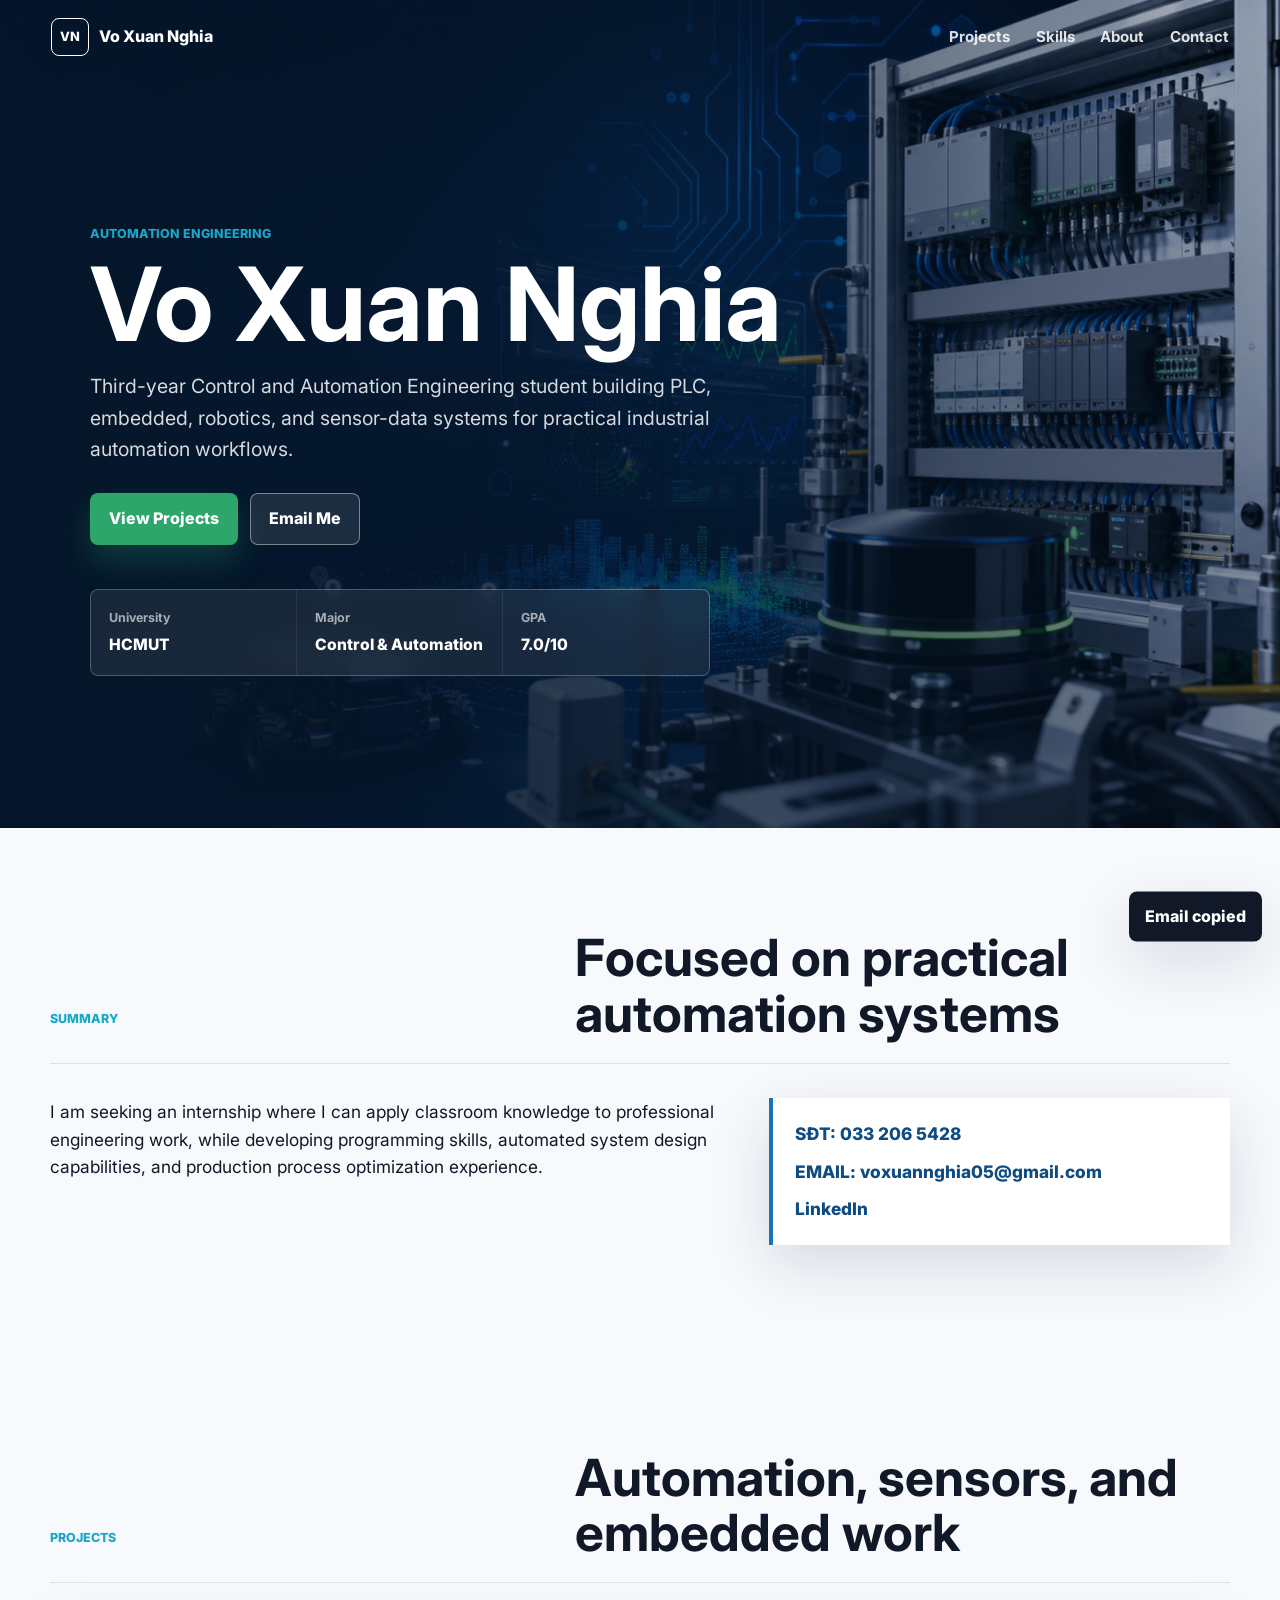
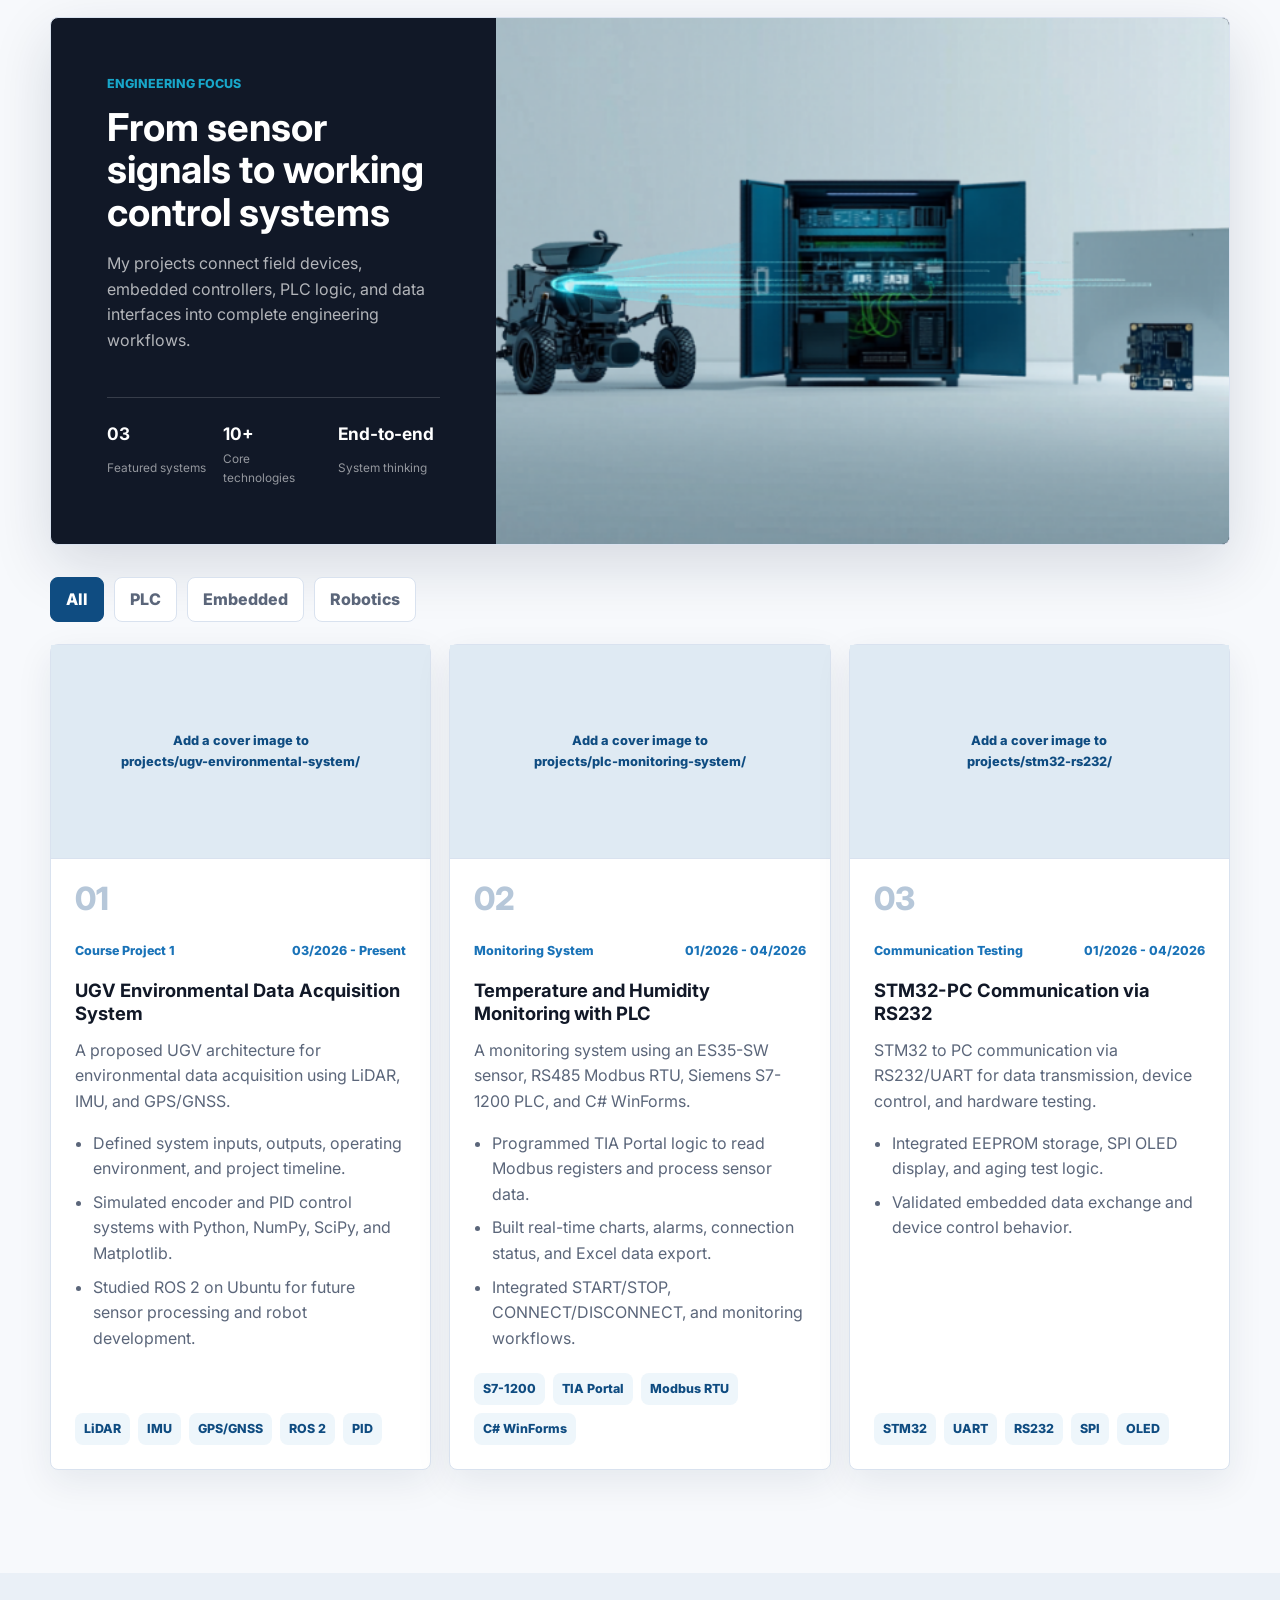
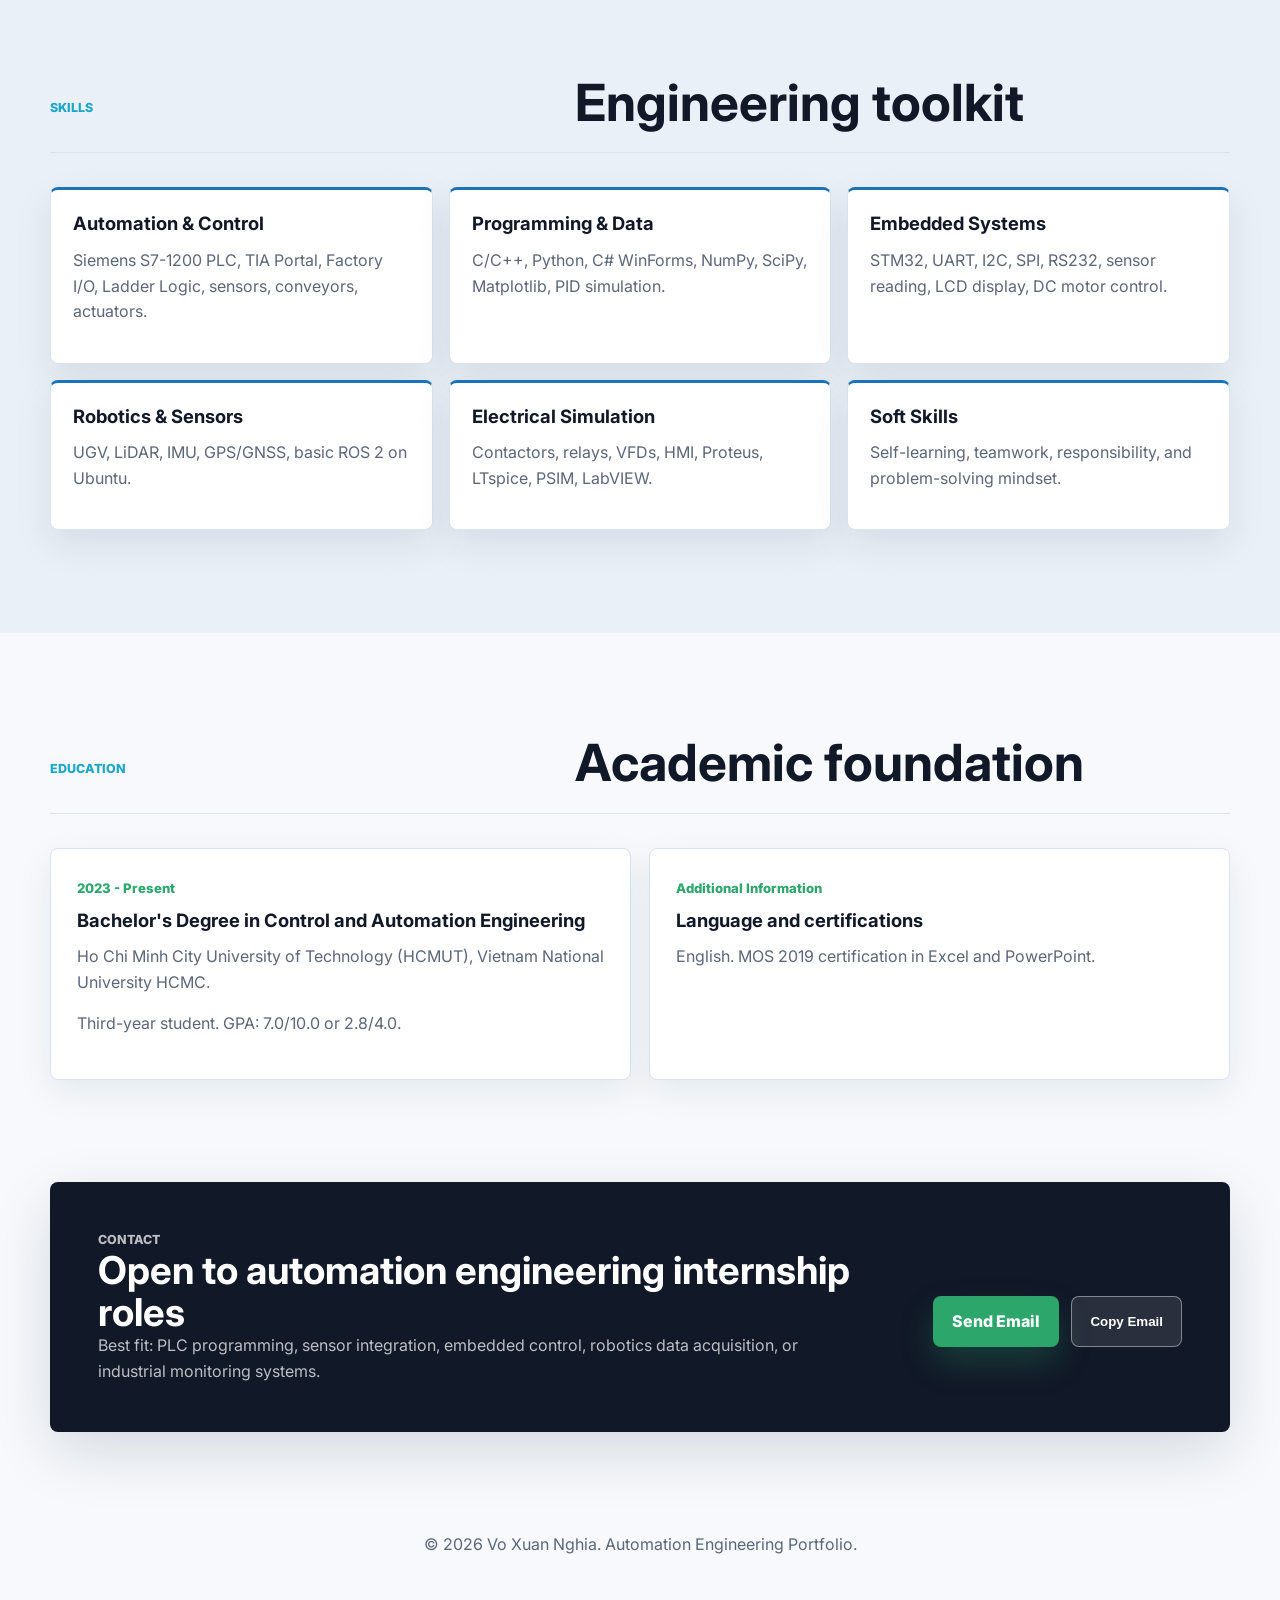
<file: index.html>
<!DOCTYPE html>
<html lang="en">
  <head>
    <meta charset="UTF-8" />
    <meta name="viewport" content="width=device-width, initial-scale=1.0" />
    <meta
      name="description"
      content="Portfolio of Vo Xuan Nghia, an automation engineering intern focused on PLC, embedded systems, robotics, sensors, and data processing."
    />
    <title>Vo Xuan Nghia | Automation Engineering Portfolio</title>
    <link rel="preconnect" href="https://fonts.googleapis.com" />
    <link rel="preconnect" href="https://fonts.gstatic.com" crossorigin />
    <link
      href="https://fonts.googleapis.com/css2?family=Inter:wght@400;500;600;700;800&display=swap"
      rel="stylesheet"
    />
    <link rel="stylesheet" href="styles.css" />
  </head>
  <body>
    <header class="site-header" data-header>
      <a class="brand" href="#top" aria-label="Vo Xuan Nghia home">
        <span class="brand-mark">VN</span>
        <span>Vo Xuan Nghia</span>
      </a>

      <nav class="nav" aria-label="Main navigation">
        <a href="#projects">Projects</a>
        <a href="#skills">Skills</a>
        <a href="#about">About</a>
        <a href="#contact">Contact</a>
      </nav>
    </header>

    <main id="top">
      <section class="hero" aria-labelledby="hero-title">
        <div class="hero-media" aria-hidden="true">
          <img src="assets/automation-hero.png" alt="" />
        </div>
        <div class="hero-overlay"></div>

        <div class="hero-content">
          <p class="eyebrow">Automation Engineering </p>
          <h1 id="hero-title">Vo Xuan Nghia</h1>
          <p class="hero-copy">
            Third-year Control and Automation Engineering student building PLC,
            embedded, robotics, and sensor-data systems for practical industrial
            automation workflows.
          </p>

          <div class="hero-actions" aria-label="Primary actions">
            <a class="button primary" href="#projects">View Projects</a>
            <a class="button secondary" href="mailto:voxuannghia05@gmail.com">Email Me</a>
          </div>

          <dl class="quick-facts" aria-label="Profile highlights">
            <div>
              <dt>University</dt>
              <dd>HCMUT</dd>
            </div>
            <div>
              <dt>Major</dt>
              <dd>Control & Automation</dd>
            </div>
            <div>
              <dt>GPA</dt>
              <dd>7.0/10</dd>
            </div>
          </dl>
        </div>
      </section>

      <section class="section intro" id="about" aria-labelledby="about-title">
        <div class="section-heading">
          <p class="eyebrow">Summary</p>
          <h2 id="about-title">Focused on practical automation systems</h2>
        </div>
        <div class="intro-grid">
          <p>
            I am seeking an internship where I can apply classroom knowledge to
            professional engineering work, while developing programming skills,
            automated system design capabilities, and production process
            optimization experience.
          </p>
          <div class="contact-strip" aria-label="Contact details">
            <a href="tel:+84332065428"> SĐT: 033 206 5428</a>
            <a href="mailto:voxuannghia05@gmail.com"> EMAIL: voxuannghia05@gmail.com</a>
            <a href="https://www.linkedin.com/in/nghia-voxuantdh" target="_blank" rel="noreferrer">
              LinkedIn
            </a>
          </div>
        </div>
      </section>

      <section class="section projects-section" id="projects" aria-labelledby="projects-title">
        <div class="section-heading">
          <p class="eyebrow">Projects</p>
          <h2 id="projects-title">Automation, sensors, and embedded work</h2>
        </div>

        <div class="project-showcase">
          <div class="project-showcase-copy">
            <p class="eyebrow">Engineering Focus</p>
            <h3>From sensor signals to working control systems</h3>
            <p>
              My projects connect field devices, embedded controllers, PLC logic,
              and data interfaces into complete engineering workflows.
            </p>
            <div class="showcase-metrics" aria-label="Engineering project summary">
              <div><strong>03</strong><span>Featured systems</span></div>
              <div><strong>10+</strong><span>Core technologies</span></div>
              <div><strong>End-to-end</strong><span>System thinking</span></div>
            </div>
          </div>
          <div class="project-showcase-visual">
            <img src="assets/canva-project-showcase.png" alt="Automation engineering project showcase designed in Canva" />
          </div>
        </div>

        <div class="filters" aria-label="Project filters">
          <button class="filter active" type="button" data-filter="all">All</button>
          <button class="filter" type="button" data-filter="plc">PLC</button>
          <button class="filter" type="button" data-filter="embedded">Embedded</button>
          <button class="filter" type="button" data-filter="robotics">Robotics</button>
        </div>

        <div class="project-grid" data-project-grid aria-live="polite">
          <p class="projects-loading">Loading project showcase...</p>
        </div>
      </section>

      <section class="section skills-section" id="skills" aria-labelledby="skills-title">
        <div class="section-heading">
          <p class="eyebrow">Skills</p>
          <h2 id="skills-title">Engineering toolkit</h2>
        </div>

        <div class="skills-grid">
          <article>
            <h3>Automation & Control</h3>
            <p>Siemens S7-1200 PLC, TIA Portal, Factory I/O, Ladder Logic, sensors, conveyors, actuators.</p>
          </article>
          <article>
            <h3>Programming & Data</h3>
            <p>C/C++, Python, C# WinForms, NumPy, SciPy, Matplotlib, PID simulation.</p>
          </article>
          <article>
            <h3>Embedded Systems</h3>
            <p>STM32, UART, I2C, SPI, RS232, sensor reading, LCD display, DC motor control.</p>
          </article>
          <article>
            <h3>Robotics & Sensors</h3>
            <p>UGV, LiDAR, IMU, GPS/GNSS, basic ROS 2 on Ubuntu.</p>
          </article>
          <article>
            <h3>Electrical Simulation</h3>
            <p>Contactors, relays, VFDs, HMI, Proteus, LTspice, PSIM, LabVIEW.</p>
          </article>
          <article>
            <h3>Soft Skills</h3>
            <p>Self-learning, teamwork, responsibility, and problem-solving mindset.</p>
          </article>
        </div>
      </section>

      <section class="section timeline-section" aria-labelledby="timeline-title">
        <div class="section-heading">
          <p class="eyebrow">Education</p>
          <h2 id="timeline-title">Academic foundation</h2>
        </div>

        <div class="timeline">
          <article>
            <span>2023 - Present</span>
            <h3>Bachelor's Degree in Control and Automation Engineering</h3>
            <p>Ho Chi Minh City University of Technology (HCMUT), Vietnam National University HCMC.</p>
            <p>Third-year student. GPA: 7.0/10.0 or 2.8/4.0.</p>
          </article>
          <article>
            <span>Additional Information</span>
            <h3>Language and certifications</h3>
            <p>English. MOS 2019 certification in Excel and PowerPoint.</p>
          </article>
        </div>
      </section>

      <section class="contact-cta" id="contact" aria-labelledby="contact-title">
        <div>
          <p class="eyebrow">Contact</p>
          <h2 id="contact-title">Open to automation engineering internship roles</h2>
          <p>
            Best fit: PLC programming, sensor integration, embedded control,
            robotics data acquisition, or industrial monitoring systems.
          </p>
        </div>
        <div class="contact-actions">
          <a class="button primary" href="mailto:voxuannghia05@gmail.com">Send Email</a>
          <button class="button secondary" type="button" data-copy="voxuannghia05@gmail.com">
            Copy Email
          </button>
        </div>
      </section>
    </main>

    <footer class="footer">
      <p>© 2026 Vo Xuan Nghia. Automation Engineering Portfolio.</p>
    </footer>

    <div class="toast" data-toast role="status" aria-live="polite">Email copied</div>
    <script src="script.js"></script>
  </body>
</html>
</file>
<file: styles.css>
:root {
  color-scheme: light;
  --ink: #111827;
  --muted: #5b667a;
  --line: #d9e2ef;
  --paper: #f7f9fc;
  --white: #ffffff;
  --blue: #0f4c81;
  --blue-2: #1a73b8;
  --cyan: #18a6c9;
  --green: #2ca66a;
  --shadow: 0 20px 60px rgba(15, 31, 56, 0.14);
  --shadow-soft: 0 14px 38px rgba(15, 31, 56, 0.09);
}

* {
  box-sizing: border-box;
}

html {
  scroll-behavior: smooth;
}

body {
  margin: 0;
  font-family: Inter, system-ui, -apple-system, BlinkMacSystemFont, "Segoe UI", sans-serif;
  color: var(--ink);
  background: var(--paper);
  line-height: 1.6;
  overflow-x: hidden;
}

img {
  display: block;
  max-width: 100%;
}

a {
  color: inherit;
  text-decoration: none;
}

.site-header {
  position: fixed;
  top: 0;
  left: 0;
  right: 0;
  z-index: 20;
  display: flex;
  align-items: center;
  justify-content: space-between;
  gap: 24px;
  padding: 18px clamp(18px, 4vw, 56px);
  color: var(--white);
  transition: background 180ms ease, color 180ms ease, box-shadow 180ms ease;
}

.site-header.scrolled {
  color: var(--ink);
  background: rgba(255, 255, 255, 0.92);
  box-shadow: 0 10px 30px rgba(22, 35, 52, 0.1);
  backdrop-filter: blur(16px);
}

.brand {
  display: inline-flex;
  align-items: center;
  gap: 10px;
  font-weight: 800;
}

.brand-mark {
  display: grid;
  width: 38px;
  height: 38px;
  place-items: center;
  border: 1px solid currentColor;
  border-radius: 8px;
  font-size: 0.8rem;
}

.nav {
  display: flex;
  gap: clamp(14px, 2vw, 28px);
  font-size: 0.94rem;
  font-weight: 700;
}

.nav a {
  opacity: 0.86;
}

.nav a:hover {
  opacity: 1;
}

.hero {
  position: relative;
  min-height: 92vh;
  display: grid;
  align-items: center;
  overflow: hidden;
  color: var(--white);
  isolation: isolate;
}

.hero-media,
.hero-overlay {
  position: absolute;
  inset: 0;
  z-index: -2;
}

.hero-media img {
  width: 100%;
  height: 100%;
  object-fit: cover;
}

.hero-overlay {
  z-index: -1;
  background:
    linear-gradient(90deg, rgba(5, 22, 42, 0.92) 0%, rgba(5, 22, 42, 0.76) 42%, rgba(5, 22, 42, 0.22) 100%),
    linear-gradient(0deg, rgba(5, 22, 42, 0.36), rgba(5, 22, 42, 0.1));
}

.hero-content {
  width: min(720px, calc(100% - 36px));
  margin-left: clamp(18px, 7vw, 96px);
  padding-top: 72px;
}

.eyebrow {
  margin: 0 0 12px;
  color: var(--cyan);
  font-size: 0.78rem;
  font-weight: 800;
  letter-spacing: 0;
  text-transform: uppercase;
}

h1,
h2,
h3,
p {
  margin-top: 0;
}

h1 {
  margin-bottom: 18px;
  font-size: clamp(3rem, 8vw, 6.8rem);
  line-height: 0.95;
  letter-spacing: 0;
}

h2 {
  margin-bottom: 0;
  font-size: clamp(2rem, 4vw, 3.4rem);
  line-height: 1.08;
  letter-spacing: 0;
}

h3 {
  margin-bottom: 12px;
  font-size: 1.15rem;
  line-height: 1.28;
}

.hero-copy {
  max-width: 640px;
  color: rgba(255, 255, 255, 0.84);
  font-size: clamp(1rem, 2vw, 1.22rem);
}

.hero-actions,
.contact-actions {
  display: flex;
  flex-wrap: wrap;
  gap: 12px;
  margin-top: 28px;
}

.button {
  display: inline-flex;
  min-height: 46px;
  align-items: center;
  justify-content: center;
  border: 1px solid transparent;
  border-radius: 8px;
  padding: 12px 18px;
  font-weight: 800;
  cursor: pointer;
  transition: transform 150ms ease, box-shadow 150ms ease, background 150ms ease;
}

.button:hover {
  transform: translateY(-2px);
}

.button.primary {
  background: var(--green);
  color: var(--white);
  box-shadow: 0 16px 32px rgba(44, 166, 106, 0.25);
}

.button.secondary {
  border-color: rgba(255, 255, 255, 0.42);
  background: rgba(255, 255, 255, 0.1);
  color: inherit;
}

.quick-facts {
  display: grid;
  grid-template-columns: repeat(3, minmax(0, 1fr));
  gap: 1px;
  width: min(620px, 100%);
  margin: 44px 0 0;
  overflow: hidden;
  border: 1px solid rgba(255, 255, 255, 0.18);
  border-radius: 8px;
  background: rgba(255, 255, 255, 0.14);
  backdrop-filter: blur(10px);
}

.quick-facts div {
  padding: 18px;
  background: rgba(8, 24, 43, 0.48);
}

.quick-facts dt {
  color: rgba(255, 255, 255, 0.62);
  font-size: 0.78rem;
  font-weight: 700;
}

.quick-facts dd {
  margin: 4px 0 0;
  font-size: 0.98rem;
  font-weight: 800;
}

.section {
  width: min(1180px, calc(100% - 36px));
  margin: 0 auto;
  padding: clamp(70px, 8vw, 108px) 0;
}

.section-heading {
  display: grid;
  grid-template-columns: minmax(0, 0.95fr) minmax(280px, 1.35fr);
  gap: clamp(28px, 5vw, 64px);
  align-items: end;
  margin-bottom: 34px;
  padding-bottom: 22px;
  border-bottom: 1px solid var(--line);
}

.intro-grid {
  display: grid;
  grid-template-columns: minmax(0, 1.2fr) minmax(280px, 0.8fr);
  gap: 28px;
  align-items: start;
  font-size: 1.08rem;
}

.contact-strip {
  display: grid;
  gap: 10px;
  padding: 22px;
  border-left: 4px solid var(--blue-2);
  background: var(--white);
  box-shadow: var(--shadow);
}

.contact-strip a {
  overflow-wrap: anywhere;
  font-weight: 800;
  color: var(--blue);
}

.filters {
  display: flex;
  flex-wrap: wrap;
  gap: 10px;
  margin-bottom: 22px;
}

.project-showcase {
  display: grid;
  grid-template-columns: minmax(300px, 0.82fr) minmax(0, 1.35fr);
  min-height: 430px;
  margin-bottom: 32px;
  overflow: hidden;
  border: 1px solid var(--line);
  border-radius: 8px;
  background: var(--ink);
  box-shadow: var(--shadow);
}

.project-showcase-copy {
  display: flex;
  flex-direction: column;
  justify-content: center;
  padding: clamp(28px, 5vw, 56px);
  color: var(--white);
}

.project-showcase-copy h3 {
  max-width: 480px;
  margin-bottom: 18px;
  font-size: clamp(1.75rem, 3vw, 2.7rem);
  line-height: 1.1;
}

.project-showcase-copy > p:not(.eyebrow) {
  color: rgba(255, 255, 255, 0.68);
}

.project-showcase-visual {
  min-height: 360px;
  overflow: hidden;
}

.project-showcase-visual img {
  width: 100%;
  height: 100%;
  object-fit: cover;
}

.showcase-metrics {
  display: grid;
  grid-template-columns: repeat(3, minmax(0, 1fr));
  gap: 14px;
  margin-top: 28px;
  padding-top: 22px;
  border-top: 1px solid rgba(255, 255, 255, 0.16);
}

.showcase-metrics div {
  display: grid;
  gap: 2px;
}

.showcase-metrics strong {
  color: var(--white);
  font-size: 1.08rem;
}

.showcase-metrics span {
  color: rgba(255, 255, 255, 0.55);
  font-size: 0.74rem;
}

.filter {
  min-height: 40px;
  border: 1px solid var(--line);
  border-radius: 8px;
  padding: 9px 15px;
  background: var(--white);
  color: var(--muted);
  font: inherit;
  font-weight: 800;
  cursor: pointer;
}

.filter.active {
  border-color: var(--blue);
  background: var(--blue);
  color: var(--white);
}

.project-grid {
  display: grid;
  grid-template-columns: repeat(3, minmax(0, 1fr));
  gap: 18px;
}

.project-card,
.skills-grid article,
.timeline article {
  border: 1px solid var(--line);
  border-radius: 8px;
  background: var(--white);
  box-shadow: 0 12px 36px rgba(18, 37, 63, 0.08);
}

.project-card {
  position: relative;
  display: flex;
  min-height: 100%;
  flex-direction: column;
  padding: 24px;
  transition: opacity 160ms ease, transform 160ms ease;
}

.project-cover {
  aspect-ratio: 16 / 9;
  margin: -24px -24px 24px;
  overflow: hidden;
  border-bottom: 1px solid var(--line);
  background: #dfeaf3;
}

.project-cover img {
  width: 100%;
  height: 100%;
  object-fit: cover;
  transition: transform 220ms ease;
}

.project-card:hover .project-cover img {
  transform: scale(1.025);
}

.project-cover-placeholder {
  display: grid;
  width: 100%;
  height: 100%;
  place-items: center;
  padding: 24px;
  color: var(--blue);
  font-size: 0.8rem;
  font-weight: 800;
  text-align: center;
}

.project-number {
  margin-bottom: 26px;
  color: #b6c7d9;
  font-size: 2rem;
  font-weight: 800;
  line-height: 1;
}

.project-links {
  display: flex;
  flex-wrap: wrap;
  gap: 8px;
  margin: 0 0 20px;
}

.project-links a {
  border-bottom: 1px solid var(--blue-2);
  color: var(--blue);
  font-size: 0.82rem;
  font-weight: 800;
}

.projects-loading,
.projects-error {
  grid-column: 1 / -1;
  padding: 24px;
  color: var(--muted);
  text-align: center;
}

.project-card.hidden {
  display: none;
}

.project-card:hover {
  transform: translateY(-4px);
}

.project-topline {
  display: flex;
  justify-content: space-between;
  gap: 12px;
  margin-bottom: 18px;
  color: var(--blue-2);
  font-size: 0.78rem;
  font-weight: 800;
}

.project-card p,
.project-card li,
.skills-grid p,
.timeline p,
.contact-cta p {
  color: var(--muted);
}

.project-card ul {
  display: grid;
  gap: 8px;
  margin: 0 0 22px;
  padding-left: 18px;
}

.tags {
  display: flex;
  flex-wrap: wrap;
  gap: 8px;
  margin-top: auto;
}

.tags span {
  border-radius: 8px;
  padding: 6px 9px;
  background: #eef6fb;
  color: var(--blue);
  font-size: 0.78rem;
  font-weight: 800;
}

.skills-section {
  width: 100%;
  max-width: none;
  padding-inline: max(18px, calc((100vw - 1180px) / 2));
  background: #eaf0f7;
}

.skills-grid {
  display: grid;
  grid-template-columns: repeat(3, minmax(0, 1fr));
  gap: 16px;
}

.skills-grid article {
  padding: 22px;
  border-top: 3px solid var(--blue-2);
  box-shadow: var(--shadow-soft);
}

.timeline {
  display: grid;
  grid-template-columns: repeat(2, minmax(0, 1fr));
  gap: 18px;
}

.timeline article {
  padding: 26px;
}

.timeline span {
  display: inline-block;
  margin-bottom: 10px;
  color: var(--green);
  font-size: 0.82rem;
  font-weight: 800;
}

.contact-cta {
  display: grid;
  grid-template-columns: minmax(0, 1fr) auto;
  gap: 28px;
  align-items: center;
  width: min(1180px, calc(100% - 36px));
  margin: 0 auto 72px;
  padding: clamp(28px, 5vw, 48px);
  border-radius: 8px;
  background: var(--ink);
  color: var(--white);
  box-shadow: var(--shadow);
}

.contact-cta h2 {
  max-width: 760px;
  font-size: clamp(1.8rem, 3vw, 2.8rem);
}

.contact-cta p {
  max-width: 720px;
  margin-bottom: 0;
  color: rgba(255, 255, 255, 0.72);
}

.footer {
  padding: 28px 18px;
  color: var(--muted);
  text-align: center;
}

.toast {
  position: fixed;
  right: 18px;
  bottom: 18px;
  z-index: 40;
  transform: translateY(120%);
  border-radius: 8px;
  padding: 12px 16px;
  background: var(--ink);
  color: var(--white);
  font-weight: 800;
  box-shadow: var(--shadow);
  transition: transform 180ms ease;
}

.toast.visible {
  transform: translateY(0);
}

@media (max-width: 880px) {
  .site-header {
    align-items: flex-start;
    flex-direction: column;
    padding: 14px 18px;
  }

  .nav {
    width: 100%;
    overflow-x: auto;
    padding-bottom: 2px;
  }

  .hero {
    min-height: 860px;
  }

  .hero-overlay {
    background: linear-gradient(180deg, rgba(5, 22, 42, 0.94) 0%, rgba(5, 22, 42, 0.82) 58%, rgba(5, 22, 42, 0.36) 100%);
  }

  .hero-content {
    margin: 0 auto;
    padding-top: 130px;
  }

  .section-heading,
  .intro-grid,
  .project-showcase,
  .project-grid,
  .skills-grid,
  .timeline,
  .contact-cta {
    grid-template-columns: 1fr;
  }

  .contact-cta {
    margin-bottom: 42px;
  }
}

@media (max-width: 560px) {
  .brand span:last-child {
    display: none;
  }

  .quick-facts {
    grid-template-columns: 1fr;
  }

  .project-topline {
    flex-direction: column;
  }

  .showcase-metrics {
    grid-template-columns: 1fr;
  }

  .button,
  .hero-actions,
  .contact-actions {
    width: 100%;
  }
}
</file>
